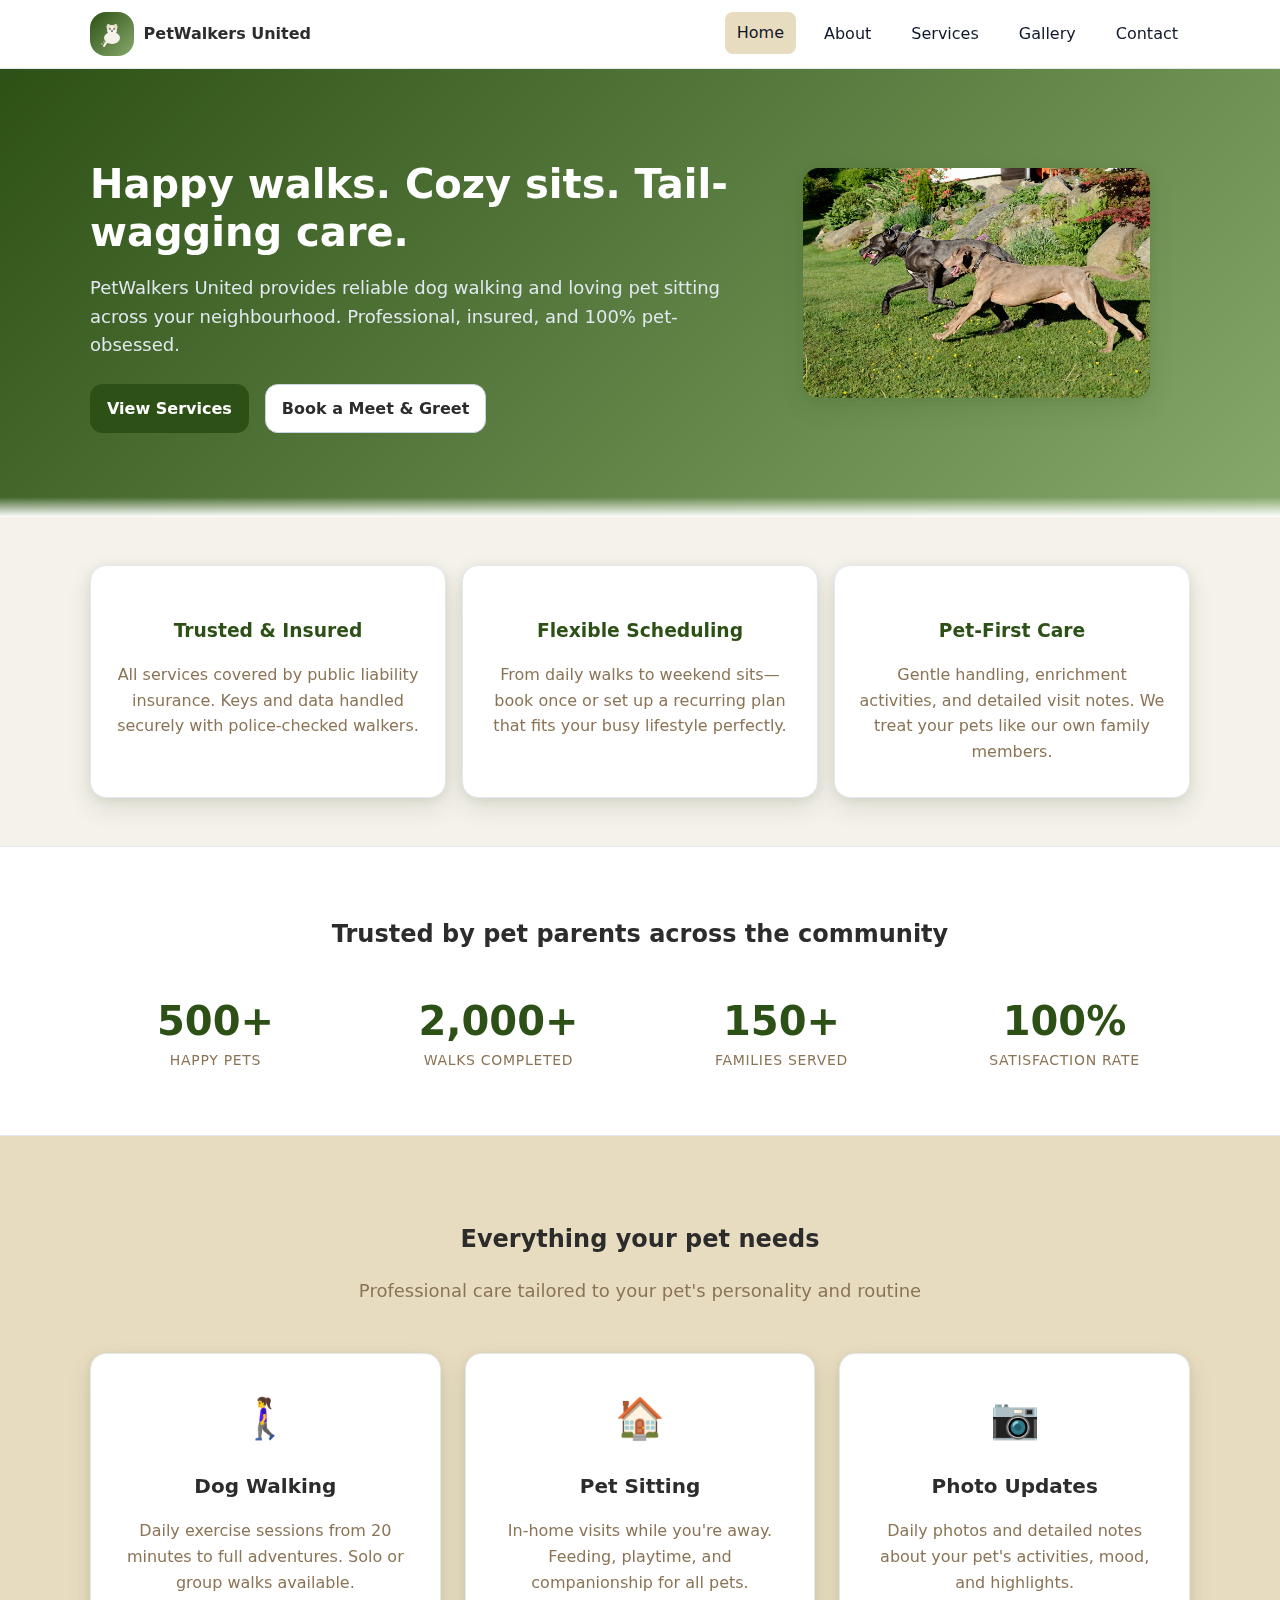
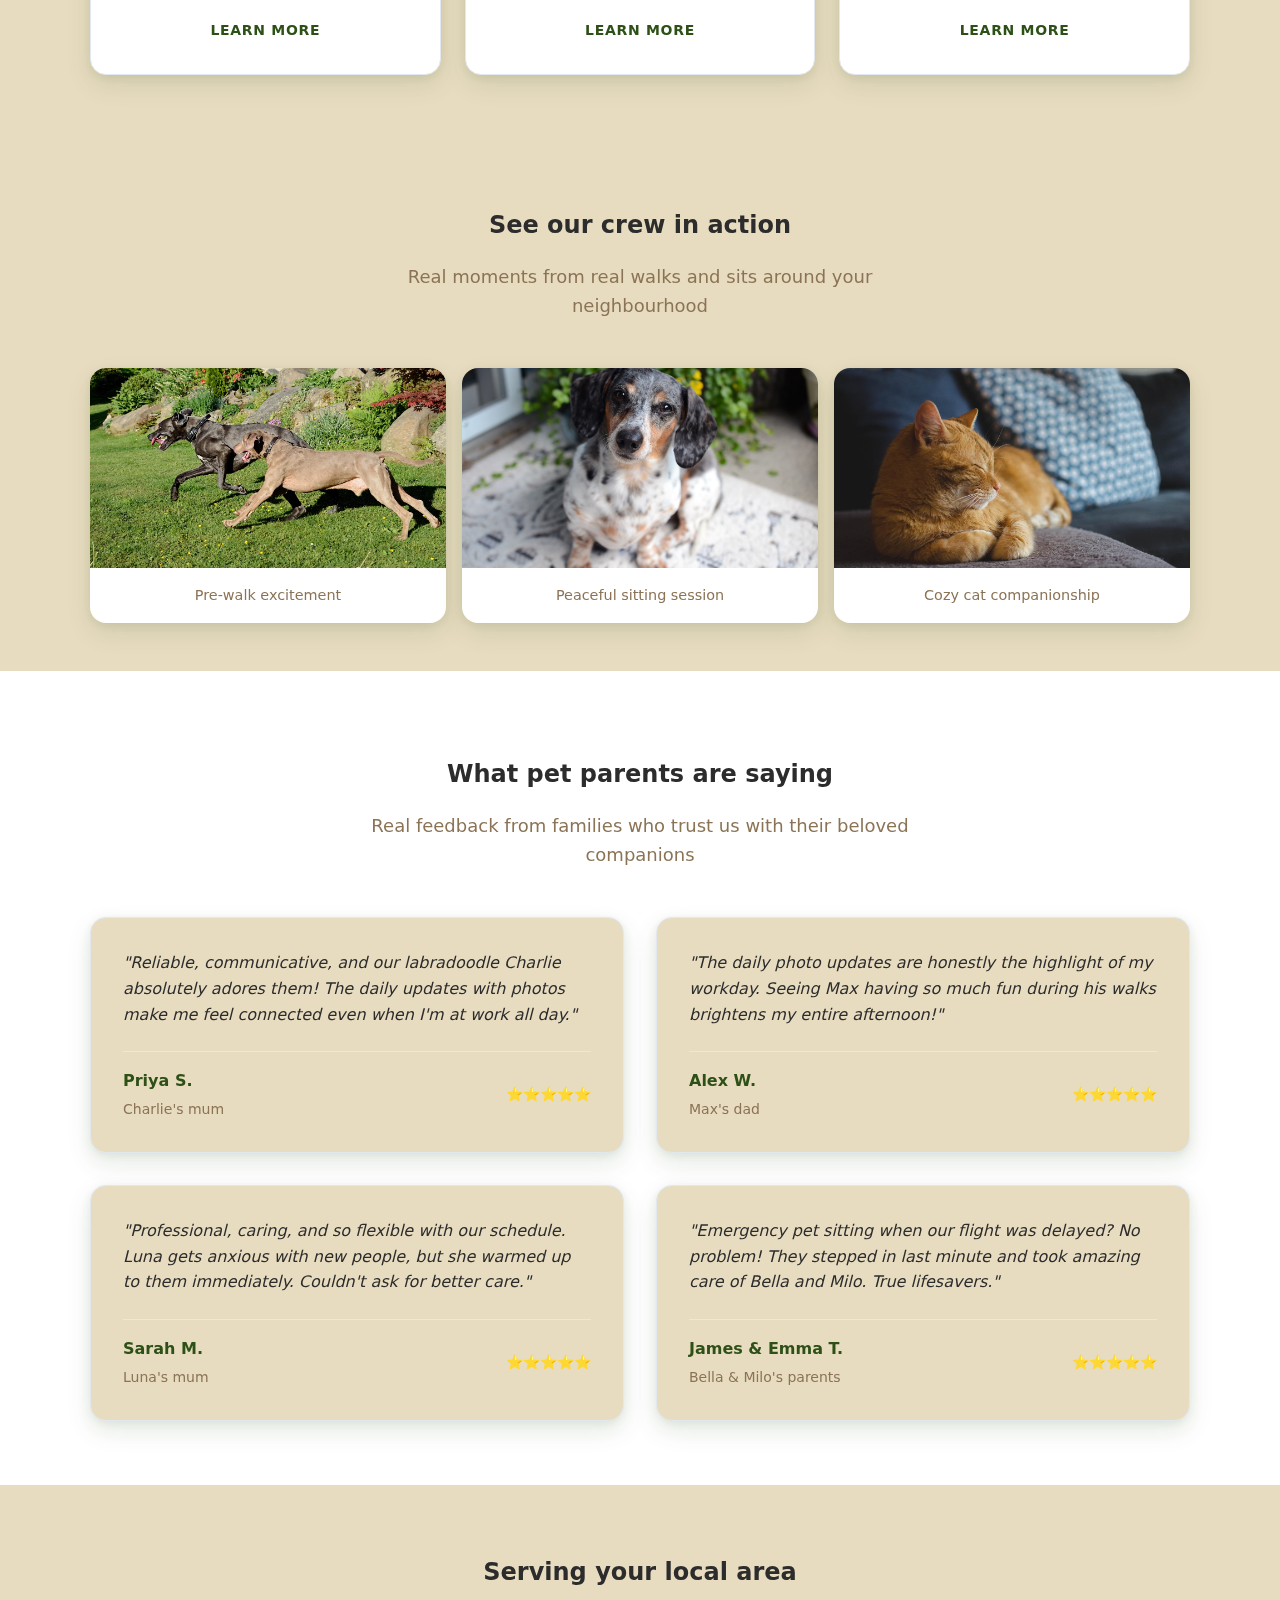
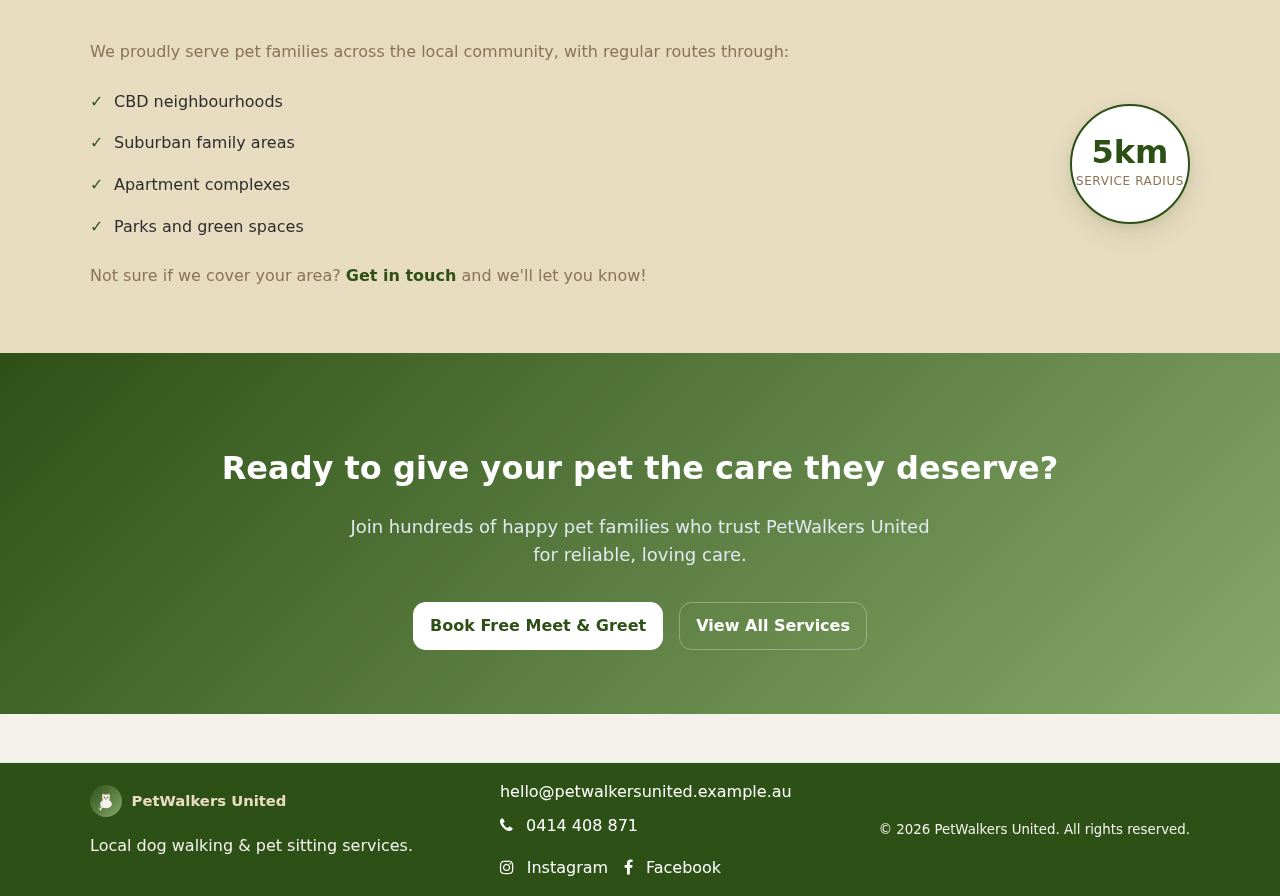
<file: index.html>
<html lang="en">
  <head>
    <meta charset="utf-8" />
    <meta name="viewport" content="width=device-width, initial-scale=1" />
    <title>PetWalkers United | Local Dog Walking & Pet Sitting</title>
    <meta
      name="description"
      content="PetWalkers United offers trusted local dog walking and pet sitting services. Reliable, friendly, and fully insured."
    />
    <link rel="icon" type="image/x-icon" href="img/logo.svg" />
    <link rel="preload" href="img/logo.svg" as="image" />
    <link rel="stylesheet" href="css/main.css" />
    <link rel="stylesheet" href="css/services.css" />
    <link rel="stylesheet" href="css/home.css" />
    <link
      rel="stylesheet"
      href="https://cdnjs.cloudflare.com/ajax/libs/font-awesome/4.7.0/css/font-awesome.min.css"
    />
  </head>
  <body>
    <a class="skip-link" href="#main">Skip to content</a>
    <header class="site-header" role="banner">
      <div class="container header-inner">
        <a class="brand" href="/" aria-label="PetWalkers United home">
          <img
            src="img/logo.svg"
            alt="PetWalkers United logo"
            width="44"
            height="44"
          />
          <span class="brand-text">PetWalkers United</strong></span>
        </a>
        <button
          class="nav-toggle"
          aria-controls="site-nav"
          aria-expanded="false"
          aria-label="Toggle navigation"
        >
          <span class="nav-toggle-bar" aria-hidden="true"></span>
        </button>
        <nav id="site-nav" class="site-nav" aria-label="Primary">
          <ul>
            <li><a href="index.html" aria-current="page">Home</a></li>
            <li><a href="about.html">About</a></li>
            <li><a href="services.html">Services</a></li>
            <li><a href="gallery.html">Gallery</a></li>
            <li><a href="contact.html">Contact</a></li>
          </ul>
        </nav>
      </div>
    </header>

    <main id="main" tabindex="-1">
      <section class="heading" aria-labelledby="heading-title">
        <div class="container heading-inner">
          <div class="heading-copy">
            <h1 id="heading-title">
              Happy walks. Cozy sits. Tail-wagging care.
            </h1>
            <p class="lead">
              PetWalkers United provides reliable dog walking and loving pet
              sitting across your neighbourhood. Professional, insured, and 100%
              pet-obsessed.
            </p>
            <div class="heading-cta">
              <a class="btn btn-primary" href="services.html">View Services</a>
              <a class="btn btn-outline" href="contact.html"
                >Book a Meet &amp; Greet</a
              >
            </div>
          </div>
          <figure class="heading-art" aria-label="Dog walker with happy pets">
            <img
              class="heading-img"
              src="img/gallery/dog-run.jpg"
              alt="Dog walker leading two happy dogs on a leafy street"
            />
            <figcaption class="visually-hidden">
              Real walks in your local area.
            </figcaption>
          </figure>
        </div>
        <div class="heading-wave" aria-hidden="true"></div>
      </section>

      <section class="features" aria-label="Why choose us">
        <div class="container grid-3">
          <article class="card">
            <h3>Trusted &amp; Insured</h3>
            <p>
              All services covered by public liability insurance. Keys and data
              handled securely with police-checked walkers.
            </p>
          </article>
          <article class="card">
            <h3>Flexible Scheduling</h3>
            <p>
              From daily walks to weekend sits—book once or set up a recurring
              plan that fits your busy lifestyle perfectly.
            </p>
          </article>
          <article class="card">
            <h3>Pet-First Care</h3>
            <p>
              Gentle handling, enrichment activities, and detailed visit notes.
              We treat your pets like our own family members.
            </p>
          </article>
        </div>
      </section>

      <section class="stats" aria-label="Our impact">
        <div class="container">
          <h2>Trusted by pet parents across the community</h2>
          <div class="stats-grid">
            <div class="stat-item">
              <span class="stat-number">500+</span>
              <span class="stat-label">Happy Pets</span>
            </div>
            <div class="stat-item">
              <span class="stat-number">2,000+</span>
              <span class="stat-label">Walks Completed</span>
            </div>
            <div class="stat-item">
              <span class="stat-number">150+</span>
              <span class="stat-label">Families Served</span>
            </div>
            <div class="stat-item">
              <span class="stat-number">100%</span>
              <span class="stat-label">Satisfaction Rate</span>
            </div>
          </div>
        </div>
      </section>

      <section class="services-preview" aria-label="Our services overview">
        <div class="container">
          <h2>Everything your pet needs</h2>
          <p class="section-intro">
            Professional care tailored to your pet's personality and routine
          </p>
          <div class="services-grid">
            <div class="service-preview">
              <div class="service-icon" aria-hidden="true">🚶‍♀️</div>
              <h3>Dog Walking</h3>
              <p>
                Daily exercise sessions from 20 minutes to full adventures. Solo
                or group walks available.
              </p>
              <a href="services.html#dog-walking" class="service-link"
                >Learn more</a
              >
            </div>
            <div class="service-preview">
              <div class="service-icon" aria-hidden="true">🏠</div>
              <h3>Pet Sitting</h3>
              <p>
                In-home visits while you're away. Feeding, playtime, and
                companionship for all pets.
              </p>
              <a href="services.html#pet-sitting" class="service-link"
                >Learn more</a
              >
            </div>
            <div class="service-preview">
              <div class="service-icon" aria-hidden="true">📷</div>
              <h3>Photo Updates</h3>
              <p>
                Daily photos and detailed notes about your pet's activities,
                mood, and highlights.
              </p>
              <a href="services.html#photo-updates" class="service-link"
                >Learn more</a
              >
            </div>
          </div>
        </div>
      </section>

      <section class="media-sampler" aria-label="Peek into our day">
        <div class="container">
          <h2>See our crew in action</h2>
          <p class="section-intro">
            Real moments from real walks and sits around your neighbourhood
          </p>
          <div class="media-grid">
            <figure>
              <img
                src="img/gallery/dog-run.jpg"
                alt="Smiling dog ready for a walk"
              />
              <figcaption>Pre-walk excitement</figcaption>
            </figure>
            <figure>
              <img
                src="img/gallery/dog-sitting.jpg"
                alt="Calm dog sitting on a rug"
              />
              <figcaption>Peaceful sitting session</figcaption>
            </figure>
            <figure>
              <img
                src="img/gallery/cat-napping.jpg"
                alt="Cozy cat napping during pet sit"
              />
              <figcaption>Cozy cat companionship</figcaption>
            </figure>
          </div>
        </div>
      </section>

      <section class="testimonials" aria-label="Client testimonials">
        <div class="container">
          <h2>What pet parents are saying</h2>
          <p class="section-intro">
            Real feedback from families who trust us with their beloved
            companions
          </p>
          <div class="testimonials-grid">
            <article class="testimonial-card">
              <div class="testimonial-content">
                <blockquote>
                  <p>
                    "Reliable, communicative, and our labradoodle Charlie
                    absolutely adores them! The daily updates with photos make
                    me feel connected even when I'm at work all day."
                  </p>
                </blockquote>
                <div class="testimonial-author">
                  <div class="author-info">
                    <cite class="author-name">Priya S.</cite>
                    <span class="author-pet">Charlie's mum</span>
                  </div>
                  <div class="rating" aria-label="5 star rating">
                    ⭐⭐⭐⭐⭐
                  </div>
                </div>
              </div>
            </article>

            <article class="testimonial-card">
              <div class="testimonial-content">
                <blockquote>
                  <p>
                    "The daily photo updates are honestly the highlight of my
                    workday. Seeing Max having so much fun during his walks
                    brightens my entire afternoon!"
                  </p>
                </blockquote>
                <div class="testimonial-author">
                  <div class="author-info">
                    <cite class="author-name">Alex W.</cite>
                    <span class="author-pet">Max's dad</span>
                  </div>
                  <div class="rating" aria-label="5 star rating">
                    ⭐⭐⭐⭐⭐
                  </div>
                </div>
              </div>
            </article>

            <article class="testimonial-card">
              <div class="testimonial-content">
                <blockquote>
                  <p>
                    "Professional, caring, and so flexible with our schedule.
                    Luna gets anxious with new people, but she warmed up to them
                    immediately. Couldn't ask for better care."
                  </p>
                </blockquote>
                <div class="testimonial-author">
                  <div class="author-info">
                    <cite class="author-name">Sarah M.</cite>
                    <span class="author-pet">Luna's mum</span>
                  </div>
                  <div class="rating" aria-label="5 star rating">
                    ⭐⭐⭐⭐⭐
                  </div>
                </div>
              </div>
            </article>

            <article class="testimonial-card">
              <div class="testimonial-content">
                <blockquote>
                  <p>
                    "Emergency pet sitting when our flight was delayed? No
                    problem! They stepped in last minute and took amazing care
                    of Bella and Milo. True lifesavers."
                  </p>
                </blockquote>
                <div class="testimonial-author">
                  <div class="author-info">
                    <cite class="author-name">James & Emma T.</cite>
                    <span class="author-pet">Bella & Milo's parents</span>
                  </div>
                  <div class="rating" aria-label="5 star rating">
                    ⭐⭐⭐⭐⭐
                  </div>
                </div>
              </div>
            </article>
          </div>
        </div>
      </section>

      <section class="coverage-area" aria-label="Service coverage">
        <div class="container">
          <h2>Serving your local area</h2>
          <div class="coverage-content">
            <div class="coverage-text">
              <p>
                We proudly serve pet families across the local community, with
                regular routes through:
              </p>
              <ul class="area-list">
                <li>CBD neighbourhoods</li>
                <li>Suburban family areas</li>
                <li>Apartment complexes</li>
                <li>Parks and green spaces</li>
              </ul>
              <p>
                Not sure if we cover your area?
                <a href="contact.html">Get in touch</a> and we'll let you know!
              </p>
            </div>
            <div class="coverage-visual">
              <div class="coverage-highlight">
                <span class="coverage-stat">5km</span>
                <span class="coverage-label">Service Radius</span>
              </div>
            </div>
          </div>
        </div>
      </section>

      <section class="cta-final" aria-label="Get started">
        <div class="container">
          <div class="cta-content">
            <h2>Ready to give your pet the care they deserve?</h2>
            <p>
              Join hundreds of happy pet families who trust PetWalkers United
              for reliable, loving care.
            </p>
            <div class="cta-buttons">
              <a class="btn btn-primary" href="contact.html"
                >Book Free Meet &amp; Greet</a
              >
              <a class="btn btn-outline" href="services.html"
                >View All Services</a
              >
            </div>
          </div>
        </div>
      </section>
    </main>

    <footer class="site-footer" role="contentinfo">
      <div class="container footer-inner">
        <div>
          <a class="brand small" href="/">
            <img src="img/logo.svg" alt="" width="32" height="32" />
            <span class="brand-text">PetWalkers United</span>
          </a>
          <p class="foot-tag">Local dog walking &amp; pet sitting services.</p>
        </div>
        <address class="foot-contact" aria-label="Contact details">
          <a href="mailto:hello@petwalkersunited.example.au"
            >hello@petwalkersunited.example.au</a
          >
          <a href="tel:+61414408871"
            ><i class="fa fa-phone"></i> 0414 408 871</a
          >
          <div class="social" role="group" aria-label="Social media">
            <a href="#" aria-label="Follow on Instagram"
              ><i class="fa fa-instagram"></i> Instagram</a
            >
            <a href="#" aria-label="Follow on Facebook"
              ><i class="fa fa-facebook"></i> Facebook</a
            >
          </div>
        </address>
        <small
          >&copy; <span id="year"></span> PetWalkers United. All rights
          reserved.</small
        >
      </div>
    </footer>

    <script src="js/main.js" defer></script>
  </body>
</html>
</file>
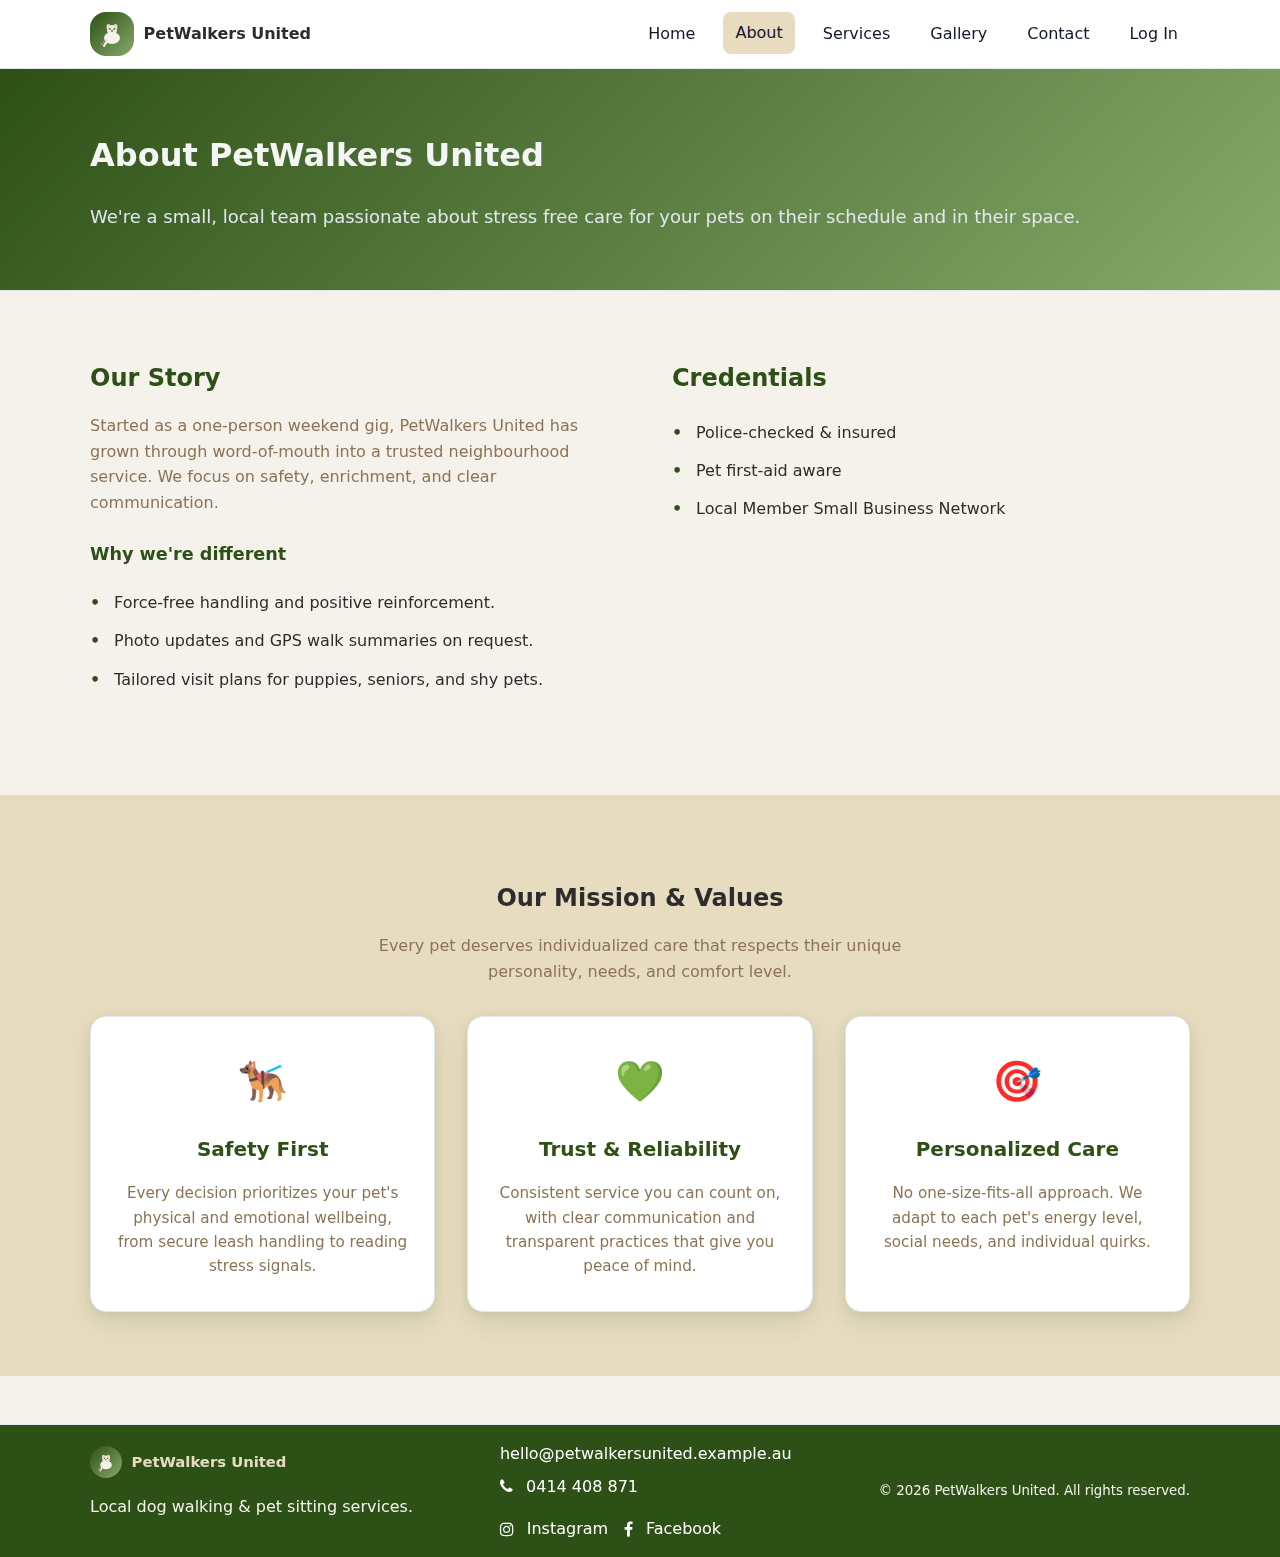
<file: about.html>
<html lang="en">
  <head>
    <meta charset="utf-8" />
    <meta name="viewport" content="width=device-width, initial-scale=1" />
    <title>About | PetWalkers United</title>
    <meta
      name="description"
      content="Meet the PetWalkers United team and our pet-care philosophy."
    />
    <link rel="icon" type="image/x-icon" href="img/logo.svg" />
    <link rel="stylesheet" href="css/main.css" />
    <link rel="stylesheet" href="css/about.css" />
    <link
      rel="stylesheet"
      href="https://cdnjs.cloudflare.com/ajax/libs/font-awesome/4.7.0/css/font-awesome.min.css"
    />
  </head>
  <body>
    <a class="skip-link" href="#main">Skip to content</a>
    <header class="site-header" role="banner">
      <div class="container header-inner">
        <a class="brand" href="/" aria-label="PetWalkers United home">
          <img src="img/logo.svg" alt="" width="44" height="44" />
          <span class="brand-text">PetWalkers United</strong></span>
        </a>
        <button
          class="nav-toggle"
          aria-controls="site-nav"
          aria-expanded="false"
          aria-label="Toggle navigation"
        >
          <span class="nav-toggle-bar" aria-hidden="true"></span>
        </button>
        <nav id="site-nav" class="site-nav" aria-label="Primary">
          <ul>
            <li><a href="index.html">Home</a></li>
            <li><a href="about.html" aria-current="page">About</a></li>
            <li><a href="services.php">Services</a></li>
            <li><a href="gallery.php">Gallery</a></li>
            <li><a href="contact.php">Contact</a></li>
            <li><a href="login.html" class="active">Log In</a></li>
          </ul>
        </nav>
      </div>
    </header>

    <main id="main">
      <section class="heading-content">
        <div class="container">
          <h1>About PetWalkers United</h1>
          <p class="lead">
            We're a small, local team passionate about stress free care for your
            pets on their schedule and in their space.
          </p>
        </div>
      </section>

      <section class="container grid-2 about-grid">
        <article>
          <h2>Our Story</h2>
          <p>
            Started as a one-person weekend gig, PetWalkers United has grown
            through word-of-mouth into a trusted neighbourhood service. We focus
            on safety, enrichment, and clear communication.
          </p>
          <h3>Why we're different</h3>
          <ul>
            <li>Force-free handling and positive reinforcement.</li>
            <li>Photo updates and GPS walk summaries on request.</li>
            <li>Tailored visit plans for puppies, seniors, and shy pets.</li>
          </ul>
        </article>
        <aside aria-labelledby="credentials-heading">
          <h2 id="credentials-heading">Credentials</h2>
          <ul class="checklist">
            <li>Police-checked &amp; insured</li>
            <li>Pet first-aid aware</li>
            <li>Local Member Small Business Network</li>
          </ul>
        </aside>
      </section>

      <section class="mission-values">
        <div class="container">
          <h2 style="text-align: center; margin-bottom: 1rem">
            Our Mission & Values
          </h2>
          <p
            style="
              text-align: center;
              color: var(--muted);
              margin-bottom: 2rem;
              max-width: 600px;
              margin-left: auto;
              margin-right: auto;
            "
          >
            Every pet deserves individualized care that respects their unique
            personality, needs, and comfort level.
          </p>
          <div class="values-grid">
            <div class="value-card">
              <span class="value-icon">🐕‍🦺</span>
              <h3>Safety First</h3>
              <p>
                Every decision prioritizes your pet's physical and emotional
                wellbeing, from secure leash handling to reading stress signals.
              </p>
            </div>
            <div class="value-card">
              <span class="value-icon">💚</span>
              <h3>Trust & Reliability</h3>
              <p>
                Consistent service you can count on, with clear communication
                and transparent practices that give you peace of mind.
              </p>
            </div>
            <div class="value-card">
              <span class="value-icon">🎯</span>
              <h3>Personalized Care</h3>
              <p>
                No one-size-fits-all approach. We adapt to each pet's energy
                level, social needs, and individual quirks.
              </p>
            </div>
          </div>
        </div>
      </section>
    </main>

    <footer class="site-footer" role="contentinfo">
      <div class="container footer-inner">
        <div>
          <a class="brand small" href="/">
            <img src="img/logo.svg" alt="" width="32" height="32" />
            <span class="brand-text">PetWalkers United</span>
          </a>
          <p class="foot-tag">Local dog walking &amp; pet sitting services.</p>
        </div>
        <address class="foot-contact" aria-label="Contact details">
          <a href="mailto:hello@petwalkersunited.example.au"
            >hello@petwalkersunited.example.au</a
          >
          <a href="tel:+61414408871"
            ><i class="fa fa-phone"></i> 0414 408 871</a
          >
          <div class="social" role="group" aria-label="Social media">
            <a href="#" aria-label="Follow on Instagram"
              ><i class="fa fa-instagram"></i> Instagram</a
            >
            <a href="#" aria-label="Follow on Facebook"
              ><i class="fa fa-facebook"></i> Facebook</a
            >
          </div>
        </address>
        <small
          >&copy; <span id="year"></span> PetWalkers United. All rights
          reserved.</small
        >
      </div>
    </footer>

    <script src="js/main.js" defer></script>
  </body>
</html>
</file>
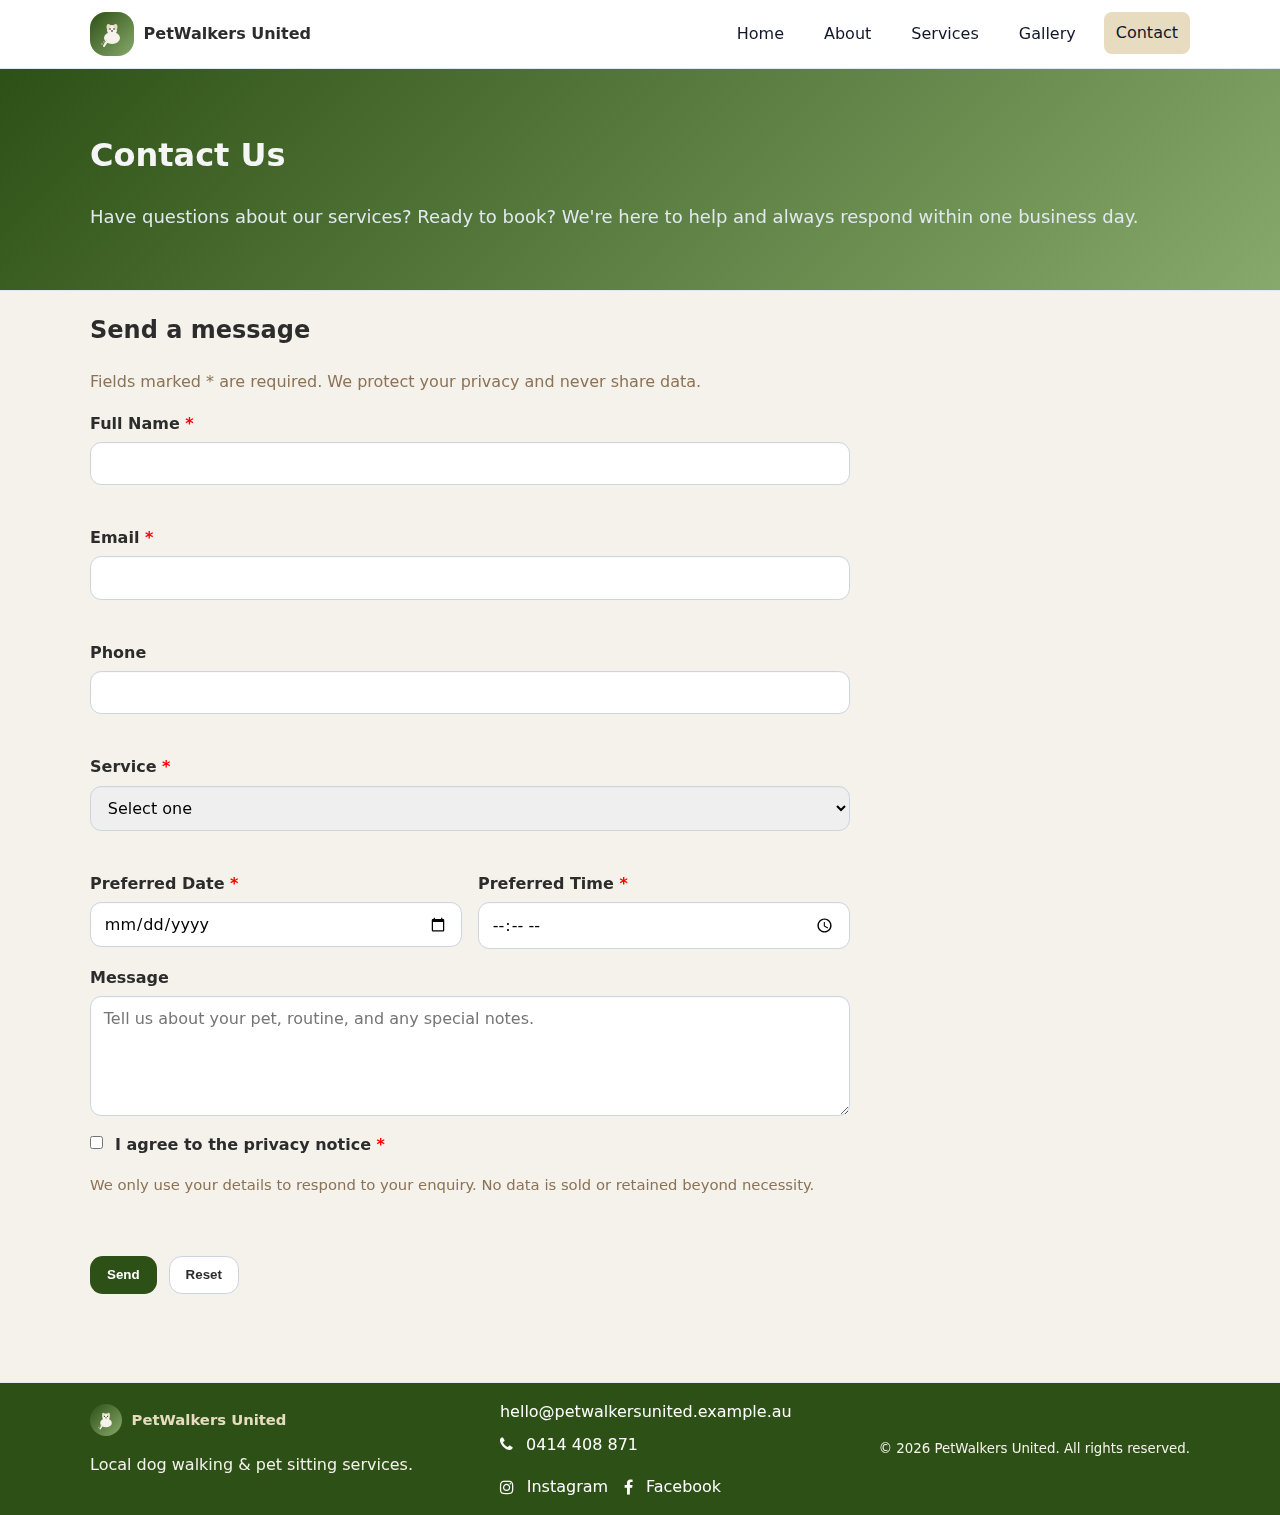
<file: contact.html>
<html lang="en">
  <head>
    <meta charset="utf-8" />
    <meta name="viewport" content="width=device-width, initial-scale=1" />
    <title>Contact | PetWalkers United</title>
    <meta
      name="description"
      content="Contact PetWalkers United. Book dog walks, pet sitting, or a meet &amp; greet."
    />
    <link rel="icon" type="image/x-icon" href="img/logo.svg">
    <link rel="stylesheet" href="css/main.css" />
    <link rel="stylesheet" href="css/contact.css" />
    <link rel="stylesheet" href="https://cdnjs.cloudflare.com/ajax/libs/font-awesome/4.7.0/css/font-awesome.min.css">
  </head>
  <body>
    <a class="skip-link" href="#main">Skip to content</a>
    <header class="site-header" role="banner">
      <div class="container header-inner">
        <a class="brand" href="/" aria-label="PetWalkers United home">
          <img src="img/logo.svg" alt="" width="44" height="44" />
          <span class="brand-text">PetWalkers United</strong></span>
        </a>
        <button
          class="nav-toggle"
          aria-controls="site-nav"
          aria-expanded="false"
          aria-label="Toggle navigation"
        >
          <span class="nav-toggle-bar" aria-hidden="true"></span>
        </button>
        <nav id="site-nav" class="site-nav" aria-label="Primary">
          <ul>
            <li><a href="index.html">Home</a></li>
            <li><a href="about.html">About</a></li>
            <li><a href="services.php">Services</a></li>
            <li><a href="gallery.html">Gallery</a></li>
            <li><a href="contact.html" aria-current="page">Contact</a></li>
          </ul>
        </nav>
      </div>
    </header>

    <main id="main">
      <section class="heading-content">
        <div class="container">
          <h1>Contact Us</h1>
          <p class="lead">
            Have questions about our services? Ready to book? We're here to help and always respond within one business day.
          </p>
        </div>
      </section>

      <section class="container" aria-labelledby="contact-heading">
        <h2 id="contact-heading">Send a message</h2>
        <form
          id="contact-form"
          class="form"
          novalidate
          aria-describedby="form-help"
        >
          <p id="form-help" class="muted">
            Fields marked * are required. We protect your privacy and never
            share data.
          </p>
          <div class="field">
            <label for="name">Full Name <span class="required">*</span></label>
            <input
              id="name"
              name="name"
              type="text"
              required
              minlength="2"
              autocomplete="name"
            />
            <span
              class="error"
              id="err-name"
              role="alert"
              aria-live="polite"
            ></span>
          </div>
          <div class="field">
            <label for="email">Email <span class="required">*</span></label>
            <input
              id="email"
              name="email"
              type="email"
              required
              autocomplete="email"
            />
            <span
              class="error"
              id="err-email"
              role="alert"
              aria-live="polite"
            ></span>
          </div>
          <div class="field">
            <label for="phone">Phone</label>
            <input
              id="phone"
              name="phone"
              type="tel"
              pattern="^[0-9 +()-]{8,}$"
              inputmode="tel"
              autocomplete="tel"
            />
            <span
              class="error"
              id="err-phone"
              role="alert"
              aria-live="polite"
            ></span>
          </div>
          <div class="field">
            <label for="service">Service <span class="required">*</span></label>
            <select id="service" name="service" required>
              <option value="" disabled selected>Select one</option>
              <option>Quick Stretch</option>
              <option>Standard Walk</option>
              <option>Drop-in Sit</option>
            </select>
            <span
              class="error"
              id="err-service"
              role="alert"
              aria-live="polite"
            ></span>
          </div>
          <div class="field inline">
            <div>
              <label for="date">Preferred Date <span class="required">*</span></label>
              <input id="date" name="date" type="date" required />
            </div>
            <div>
              <label for="time">Preferred Time <span class="required">*</span></label>
              <input id="time" name="time" type="time" required />
            </div>
          </div>
          <div class="field">
            <label for="message">Message</label>
            <textarea
              id="message"
              name="message"
              rows="5"
              maxlength="800"
              placeholder="Tell us about your pet, routine, and any special notes."
            ></textarea>
          </div>
          <div class="field checkbox">
            <input
              id="consent"
              name="consent"
              type="checkbox"
              required
              aria-describedby="consent-desc"
            />
            <label for="consent">I agree to the privacy notice <span class="required">*</span></label>
          </div>
          <p id="consent-desc" class="muted small">
            We only use your details to respond to your enquiry. No data is
            sold or retained beyond necessity.
          </p>
          <span
            class="error"
            id="err-consent"
            role="alert"
            aria-live="polite"
          ></span>
          <div class="actions">
            <button class="btn btn-primary" type="submit">Send</button>
            <button class="btn btn-outline" type="reset">Reset</button>
          </div>
          <p
            id="form-status"
            class="status"
            role="status"
            aria-live="polite"
          ></p>
        </form>
      </section>
    </main>

    <footer class="site-footer" role="contentinfo">
      <div class="container footer-inner">
        <div>
          <a class="brand small" href="/">
            <img src="img/logo.svg" alt="" width="32" height="32" />
            <span class="brand-text">PetWalkers United</span>
          </a>
          <p class="foot-tag">Local dog walking &amp; pet sitting services.</p>
        </div>
        <address class="foot-contact" aria-label="Contact details">
          <a href="mailto:hello@petwalkersunited.example.au"
            >hello@petwalkersunited.example.au</a
          >
          <a href="tel:+61414408871"
            ><i class="fa fa-phone"></i> 0414 408 871</a
          >
          <div class="social" role="group" aria-label="Social media">
            <a href="#" aria-label="Follow on Instagram"
              ><i class="fa fa-instagram"></i> Instagram</a
            >
            <a href="#" aria-label="Follow on Facebook"
              ><i class="fa fa-facebook"></i> Facebook</a
            >
          </div>
        </address>
        <small
          >&copy; <span id="year"></span> PetWalkers United. All rights
          reserved.</small
        >
      </div>
    </footer>

    <script src="js/main.js" defer></script>
    <script src="js/form.js" defer></script>
  </body>
</html>
</file>
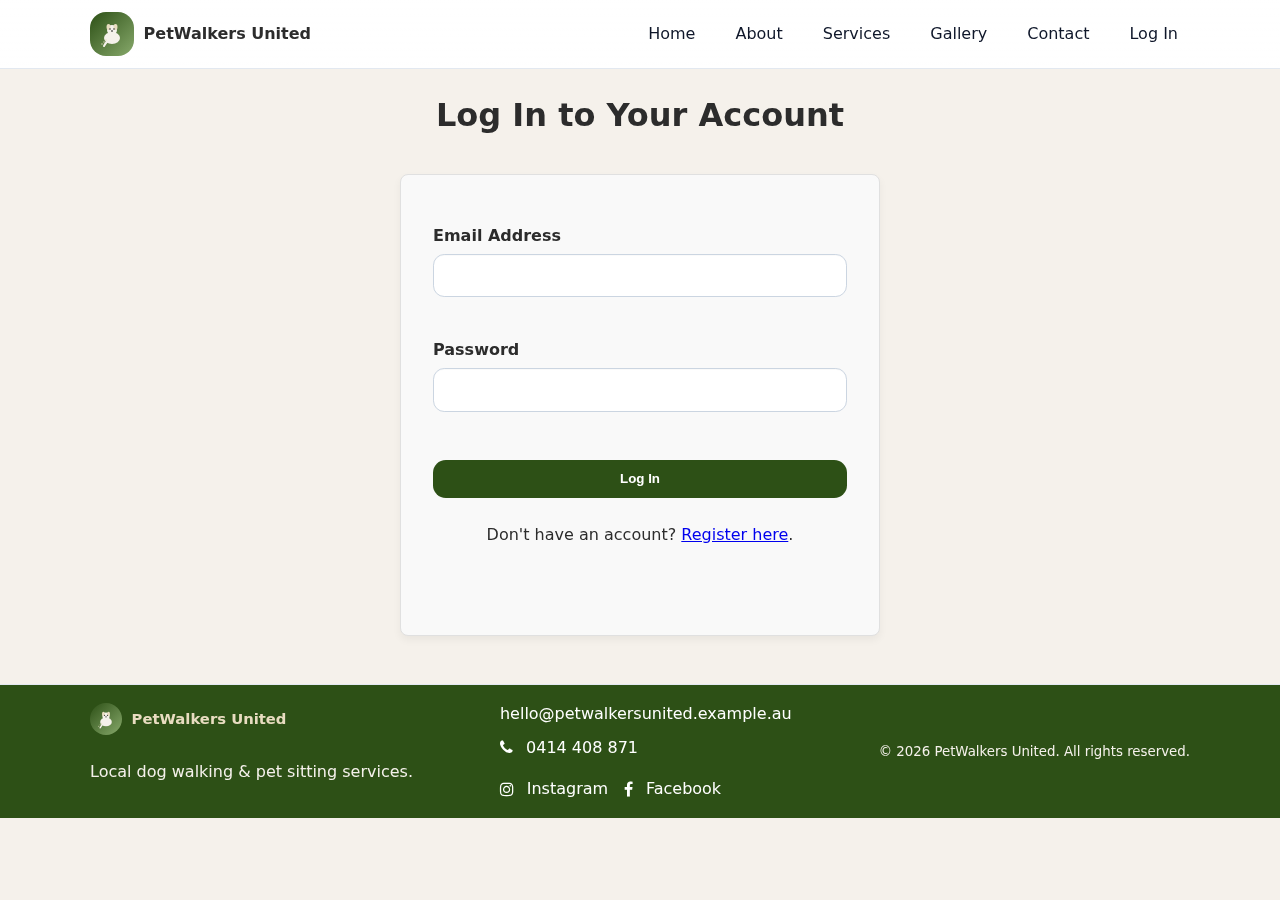
<file: login.html>
<!DOCTYPE html>
<html lang="en">
  <head>
    <meta charset="utf-8" />
    <meta name="viewport" content="width=device-width, initial-scale=1" />
    <title>Log In | PetWalkers United</title>
    <meta name="description" content="Log in to your PetWalkers United account." />
    <link rel="icon" type="image/x-icon" href="img/logo.svg" />
    <link rel="stylesheet" href="css/main.css" />
    <link rel="stylesheet" href="css/auth.css" />
    <link rel="stylesheet" href="https://cdnjs.cloudflare.com/ajax/libs/font-awesome/4.7.0/css/font-awesome.min.css" />
  </head>
  <body>
    <a class="skip-link" href="#main">Skip to content</a>
    <header class="site-header" role="banner">
      <div class="container header-inner">
        <a class="brand" href="/" aria-label="PetWalkers United home">
          <img src="img/logo.svg" alt="" width="44" height="44" />
          <span class="brand-text">PetWalkers United</span>
        </a>
        <button class="nav-toggle" aria-controls="site-nav" aria-expanded="false" aria-label="Toggle navigation">
          <i class="fa fa-bars"></i>
        </button>
        <nav class="site-nav" id="site-nav">
          <ul>
            <li><a href="index.html">Home</a></li>
            <li><a href="about.html">About</a></li>
            <li><a href="services.php">Services</a></li>
            <li><a href="gallery.php">Gallery</a></li>
            <li><a href="contact.php">Contact</a></li>
            <li><a href="login.html" class="active">Log In</a></li>
          </ul>
        </nav>
      </div>
    </header>

    <main id="main">
      <section class="section">
        <div class="container">
          <h1 class="text-center">Log In to Your Account</h1>
          <form id="login-form" class="auth-form" method="POST" action="backend/modules/auth/login.php">
            <div class="field">
              <label for="email">Email Address</label>
              <input type="email" id="email" name="email" required aria-describedby="email-error" />
              <span id="email-error" class="error"></span>
            </div>
            <div class="field">
              <label for="password">Password</label>
              <input type="password" id="password" name="password" required aria-describedby="password-error" />
              <span id="password-error" class="error"></span>
            </div>
            <div class="actions">
              <button type="submit" class="btn btn-primary">Log In</button>
            </div>
            <p class="text-center">
              Don't have an account? <a href="register.html">Register here</a>.
            </p>
            <div id="status-message" class="status" role="status" aria-live="polite"></div>
          </form>
        </div>
      </section>
    </main>

    <footer class="site-footer" role="contentinfo">
      <div class="container footer-inner">
        <div>
          <a class="brand small" href="/">
            <img src="img/logo.svg" alt="" width="32" height="32" />
            <span class="brand-text">PetWalkers United</span>
          </a>
          <p class="foot-tag">Local dog walking &amp; pet sitting services.</p>
        </div>
        <address class="foot-contact" aria-label="Contact details">
          <a href="mailto:hello@petwalkersunited.example.au">hello@petwalkersunited.example.au</a>
          <a href="tel:+61414408871"><i class="fa fa-phone"></i> 0414 408 871</a>
          <div class="social" role="group" aria-label="Social media">
            <a href="#" aria-label="Follow on Instagram"><i class="fa fa-instagram"></i> Instagram</a>
            <a href="#" aria-label="Follow on Facebook"><i class="fa fa-facebook"></i> Facebook</a>
          </div>
        </address>
        <small>&copy; <span id="year"></span> PetWalkers United. All rights reserved.</small>
      </div>
    </footer>
    <script src="js/main.js"></script>
    <script src="js/auth.js"></script>
  </body>
</html>
</file>
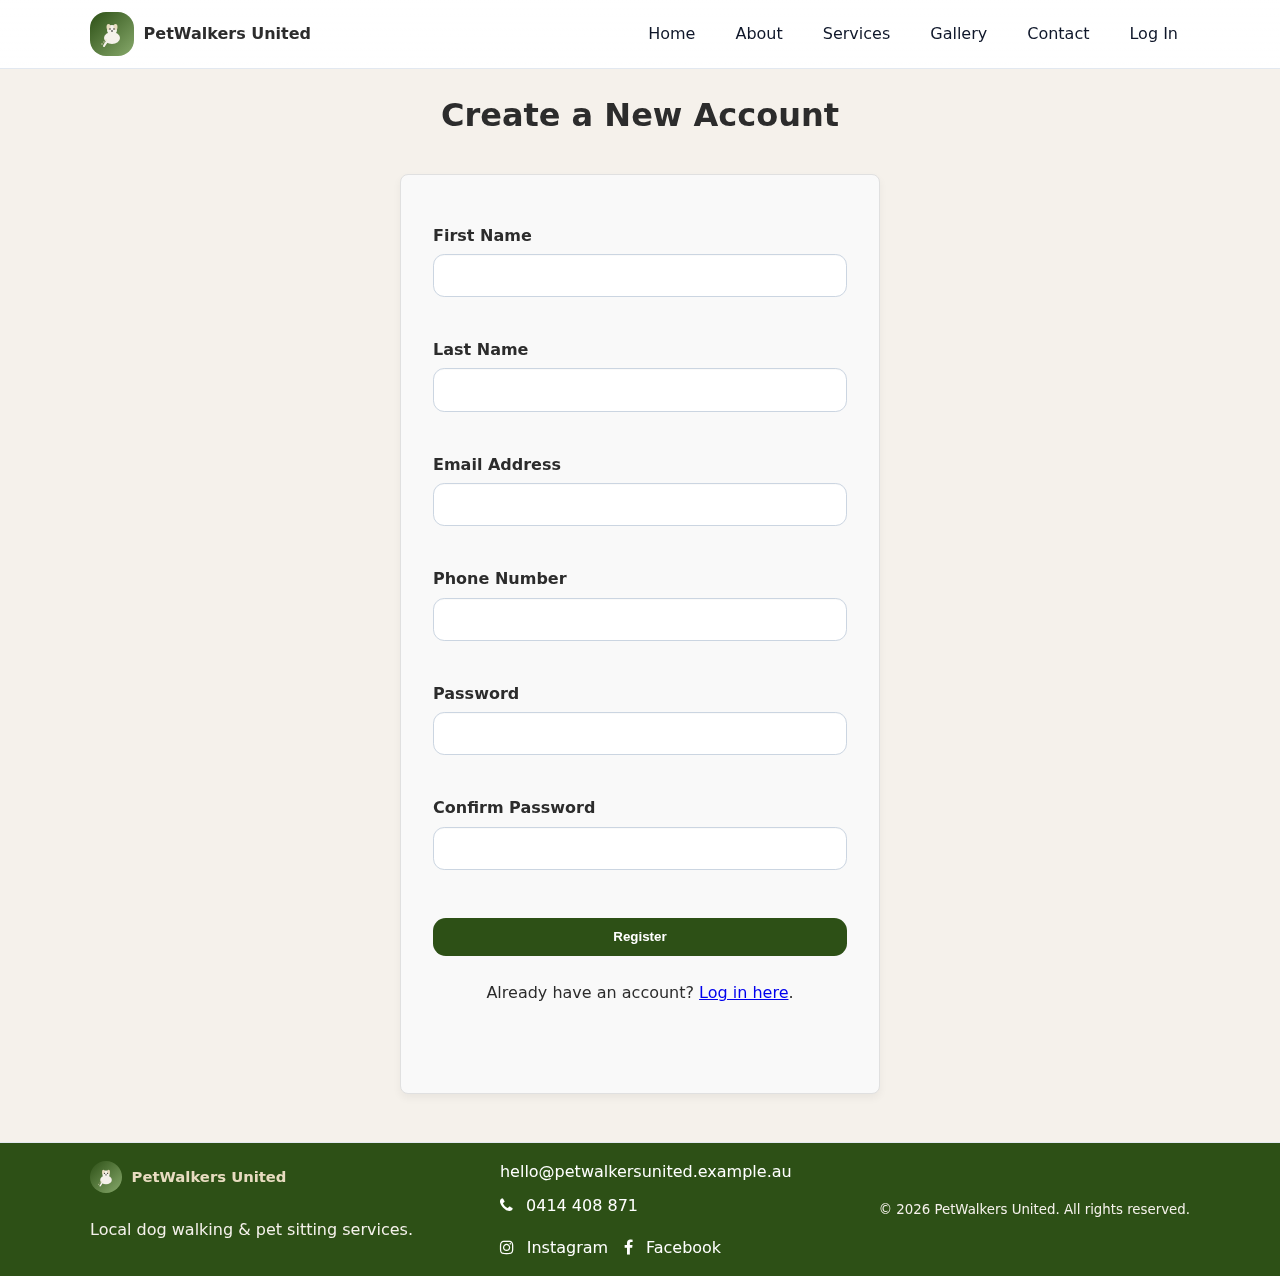
<file: register.html>
<!DOCTYPE html>
<html lang="en">
  <head>
    <meta charset="utf-8" />
    <meta name="viewport" content="width=device-width, initial-scale=1" />
    <title>Register | PetWalkers United</title>
    <meta
      name="description"
      content="Create a new account with PetWalkers United."
    />
    <link rel="icon" type="image/x-icon" href="img/logo.svg" />
    <link rel="stylesheet" href="css/main.css" />
    <link rel="stylesheet" href="css/auth.css" />
    <link
      rel="stylesheet"
      href="https://cdnjs.cloudflare.com/ajax/libs/font-awesome/4.7.0/css/font-awesome.min.css"
    />
  </head>
  <body>
    <a class="skip-link" href="#main">Skip to content</a>
    <header class="site-header" role="banner">
      <div class="container header-inner">
        <a class="brand" href="/" aria-label="PetWalkers United home">
          <img src="img/logo.svg" alt="" width="44" height="44" />
          <span class="brand-text">PetWalkers United</span>
        </a>
        <button
          class="nav-toggle"
          aria-controls="site-nav"
          aria-expanded="false"
          aria-label="Toggle navigation"
        >
          <i class="fa fa-bars"></i>
        </button>
        <nav class="site-nav" id="site-nav">
          <ul>
            <li><a href="index.html">Home</a></li>
            <li><a href="about.html">About</a></li>
            <li><a href="services.html">Services</a></li>
            <li><a href="gallery.html">Gallery</a></li>
            <li><a href="contact.html">Contact</a></li>
            <li><a href="login.html" class="active">Log In</a></li>
          </ul>
        </nav>
      </div>
    </header>

    <main id="main">
      <section class="section">
        <div class="container">
          <h1 class="text-center">Create a New Account</h1>
          <form
            id="registration-form"
            class="auth-form"
            method="POST"
            action="/register"
          >
            <div class="field">
              <label for="first-name">First Name</label>
              <input
                type="text"
                id="first-name"
                name="firstName"
                required
                aria-describedby="first-name-error"
              />
              <span id="first-name-error" class="error"></span>
            </div>
            <div class="field">
              <label for="last-name">Last Name</label>
              <input
                type="text"
                id="last-name"
                name="lastName"
                required
                aria-describedby="last-name-error"
              />
              <span id="last-name-error" class="error"></span>
            </div>
            <div class="field">
              <label for="email">Email Address</label>
              <input
                type="email"
                id="email"
                name="email"
                required
                aria-describedby="email-error"
              />
              <span id="email-error" class="error"></span>
            </div>
            <div class="field">
              <label for="phone">Phone Number</label>
              <input
                type="tel"
                id="phone"
                name="phone"
                required
                aria-describedby="phone-error"
              />
              <span id="phone-error" class="error"></span>
            </div>
            <div class="field">
              <label for="password">Password</label>
              <input
                type="password"
                id="password"
                name="password"
                required
                aria-describedby="password-error"
              />
              <span id="password-error" class="error"></span>
            </div>
            <div class="field">
              <label for="confirm-password">Confirm Password</label>
              <input
                type="password"
                id="confirm-password"
                name="confirm-password"
                required
                aria-describedby="confirm-password-error"
              />
              <span id="confirm-password-error" class="error"></span>
            </div>
            <div class="actions">
              <button type="submit" class="btn btn-primary">Register</button>
            </div>
            <p class="text-center">
              Already have an account? <a href="login.html">Log in here</a>.
            </p>
            <div
              id="status-message"
              class="status"
              role="status"
              aria-live="polite"
            ></div>
          </form>
        </div>
      </section>
    </main>

    <footer class="site-footer" role="contentinfo">
      <div class="container footer-inner">
        <div>
          <a class="brand small" href="/">
            <img src="img/logo.svg" alt="" width="32" height="32" />
            <span class="brand-text">PetWalkers United</span>
          </a>
          <p class="foot-tag">Local dog walking &amp; pet sitting services.</p>
        </div>
        <address class="foot-contact" aria-label="Contact details">
          <a href="mailto:hello@petwalkersunited.example.au"
            >hello@petwalkersunited.example.au</a
          >
          <a href="tel:+61414408871"
            ><i class="fa fa-phone"></i> 0414 408 871</a
          >
          <div class="social" role="group" aria-label="Social media">
            <a href="#" aria-label="Follow on Instagram"
              ><i class="fa fa-instagram"></i> Instagram</a
            >
            <a href="#" aria-label="Follow on Facebook"
              ><i class="fa fa-facebook"></i> Facebook</a
            >
          </div>
        </address>
        <small
          >&copy; <span id="year"></span> PetWalkers United. All rights
          reserved.</small
        >
      </div>
    </footer>
    <script src="js/main.js"></script>
    <script src="js/auth.js"></script>
  </body>
</html>
</file>
<file: css/main.css>
:root {
  --bg: #F5F1EB;
  --ink: #2C2C2C;
  --muted: #8B7355;
  --brand: #2D5016;
  --brand-2: #87A96B;
  --surface: #E8DCC0;
  --ok: #2D5016;
  --warn: #B85450;
  --radius: 1rem;
  --shadow: 0 10px 25px rgba(45, 80, 22, 0.12), 0 2px 8px rgba(45, 80, 22, 0.08);
}

* {
  box-sizing: border-box;
}

html {
  scroll-behavior: smooth;
}

body {
  margin: 0;
  font: 16px/1.6 system-ui, -apple-system, Segoe UI, Roboto, Ubuntu;
  color: var(--ink);
  background: var(--bg);
}

img,
video {
  max-width: 100%;
  display: block;
  border-radius: var(--radius);
}

/* Accessibility Helpers */
.visually-hidden {
  position: absolute !important;
  clip: rect(0 0 0 0) !important;
  clip-path: inset(50%) !important;
  width: 1px !important;
  height: 1px !important;
  overflow: hidden !important;
  white-space: nowrap !important;
}

.skip-link {
  position: absolute;
  left: -999px;
  top: auto;
  width: 1px;
  height: 1px;
  overflow: hidden;
}

.skip-link:focus {
  left: 1rem;
  top: 1rem;
  width: auto;
  height: auto;
  background: #fff;
  padding: 0.5rem 0.75rem;
  border-radius: 0.5rem;
  box-shadow: var(--shadow);
}

/* Layout Components */
.container {
  width: min(1100px, 90%);
  margin-inline: auto;
}

/* Grid Systems */
.grid-3 {
  display: grid;
  grid-template-columns: repeat(3, 1fr);
  gap: 1rem;
}

.grid-2 {
  display: grid;
  grid-template-columns: repeat(2, 1fr);
  gap: 2rem;
}

/* Header */
.site-header {
  position: sticky;
  top: 0;
  background: linear-gradient(180deg, #fff, rgba(255, 255, 255, 0.96));
  backdrop-filter: saturate(1.3) blur(4px);
  border-bottom: 1px solid #e2e8f0;
  z-index: 10;
}

.header-inner {
  display: flex;
  align-items: center;
  justify-content: space-between;
  padding: 0.75rem 0;
}

.brand {
  display: inline-flex;
  gap: 0.6rem;
  align-items: center;
  text-decoration: none;
  color: var(--ink);
}

.brand-text {
  font-weight: 700;
}

/* Navigation */
.nav-toggle {
  display: none;
  border: 0;
  background: transparent;
  padding: 0.5rem;
  border-radius: 0.75rem;
}

.nav-toggle:focus {
  outline: 2px dashed var(--brand);
  outline-offset: 2px;
}

.nav-toggle-bar {
  width: 26px;
  height: 2px;
  background: var(--ink);
  display: block;
  position: relative;
}

.nav-toggle-bar::before,
.nav-toggle-bar::after {
  content: "";
  position: absolute;
  left: 0;
  width: 26px;
  height: 2px;
  background: var(--ink);
  transform-origin: left center;
  transition: 0.2s;
}

.nav-toggle-bar::before {
  top: -7px;
}

.nav-toggle-bar::after {
  top: 7px;
}

.site-nav ul {
  list-style: none;
  display: flex;
  gap: 1rem;
  margin: 0;
  padding: 0;
}

.site-nav a {
  display: inline-block;
  padding: 0.5rem 0.75rem;
  text-decoration: none;
  color: #0F172A;
  border-radius: 0.5rem;
  transition: transform 0.15s ease, background 0.2s;
}

.site-nav a[aria-current="page"],
.site-nav a:hover {
  background: var(--surface);
  transform: translateY(-1px);
}

.site-nav a:focus {
  outline: 3px solid rgba(37, 99, 235, 0.35);
}

/* Footer */
.site-footer {
  border-top: 1px solid #e2e8f0;
  margin-top: 3rem;
  background-color: var(--brand); 
  color: #F5F1EB; 
}

.site-footer a {
  color: #E8DCC0; 
}

.site-footer a:hover {
  color: var(--brand-2);
}

.footer-inner {
  display: flex;
  align-items: center;
  justify-content: space-between;
  padding: 1rem 0;
  gap: 1rem;
  flex-wrap: wrap;
}

.foot-contact {
  font-style: normal; 
  display: flex;
  flex-direction: column;
  gap: 0.5rem;
}

.foot-contact a {
  color: white;
  text-decoration: none; 
  transition: color 0.2s ease;
}

.foot-contact a:hover {
  color: var(--brand-2);
  text-decoration: none;
}

.foot-contact a:focus {
  color: var(--brand-2);
  outline: 2px solid var(--brand-2);
  outline-offset: 2px;
}

.foot-contact a i {
  margin-right: 0.5rem;
  color: white;
}

.foot-contact a:hover i {
  color: var(--brand-2);
}

.social {
  display: flex;
  gap: 1rem;
  margin-top: 0.5rem;
}

.social a {
  display: inline-flex;
  align-items: center;
  gap: 0.3rem;
}

/* Common Card Components */
.card {
  background: #fff;
  border: 1px solid #e2e8f0;
  border-radius: var(--radius);
  padding: 1rem;
  box-shadow: var(--shadow);
}

.card-grid {
  padding: 2rem 0;
}

/* Common Button Styles */
.btn {
  --ring: rgba(37, 99, 235, 0.35);
  display: inline-block;
  border: 1px solid transparent;
  padding: 0.65rem 1rem;
  border-radius: 0.8rem;
  text-decoration: none;
  font-weight: 700;
  transition: transform 0.15s ease, box-shadow 0.2s;
}

.btn:focus {
  outline: 3px solid var(--ring);
}

.btn:hover {
  transform: translateY(-1px);
  box-shadow: var(--shadow);
}

.btn-primary {
  background: var(--brand);
  color: #fff;
}

.btn-outline {
  background: #fff;
  border-color: #cbd5e1;
  color: var(--ink);
}

/* Common Page Header */
.heading-content {
  background: linear-gradient(135deg, var(--brand), var(--brand-2));
  padding: 2.5rem 0;
  border-bottom: 1px solid #e2e8f0;
  color: whitesmoke;
}

.lead {
  color: #e2e8f0;
  font-size: 1.125rem;
}

/* Utility Classes */
.muted {
  color: var(--muted);
}

.small {
  font-size: 0.925rem;
}

.required {
  color: red;
}

/* Section Intro */
.section-intro {
  text-align: center;
  color: var(--muted);
  font-size: 1.125rem;
  margin-bottom: 3rem;
  max-width: 600px;
  margin-left: auto;
  margin-right: auto;
}

/* Responsive Base */
@media (max-width: 900px) {
  .grid-3 {
    grid-template-columns: 1fr 1fr;
  }
}

@media (max-width: 640px) {
  .grid-3,
  .grid-2 {
    grid-template-columns: 1fr;
  }

  .nav-toggle {
    display: block;
  }

  .site-nav {
    position: absolute;
    inset-inline: 0;
    top: 64px;
    background: #fff;
    border-bottom: 1px solid #e2e8f0;
    transform: translateY(-130%);
    transition: transform 0.2s ease;
  }

  .site-nav.open {
    transform: translateY(0);
  }

  .site-nav ul {
    flex-direction: column;
    padding: 1rem;
  }
}
</file>
<file: css/services.css>
/* Service Cards */
.card.service {
    text-align: center;
    padding: 2rem 1.5rem;
    transition: transform 0.2s ease, box-shadow 0.2s;
  }
  
  .card.service:hover {
    transform: translateY(-2px);
    box-shadow: 0 15px 35px rgba(45, 80, 22, 0.15);
  }
  
  .card.service h2 {
    color: var(--brand);
    margin-bottom: 0.5rem;
    font-size: 1.5rem;
  }
  
  .card.service .muted {
    font-size: 0.9rem;
    margin-bottom: 1.5rem;
  }
  
  .card.service ul {
    list-style: none;
    padding: 0;
    margin: 1.5rem 0;
    text-align: left;
  }
  
  .card.service ul li {
    padding: 0.4rem 0;
    padding-left: 1.5rem;
    position: relative;
    color: var(--ink);
    font-size: 0.95rem;
  }
  
  .card.service ul li::before {
    content: "✓";
    position: absolute;
    left: 0;
    color: var(--ok);
    font-weight: bold;
  }
  
  .card.service .price {
    font-size: 1.8rem;
    font-weight: 800;
    color: var(--brand);
    margin: 1.5rem 0 1rem 0;
    display: block;
  }
  
  .card.service .btn {
    width: 100%;
    margin-top: 1rem;
  }
  
  /* FAQ Section */
  .faq {
    max-width: 800px;
    margin: 3rem auto;
  }
  
  .faq h2 {
    text-align: center;
    margin-bottom: 2rem;
    color: var(--ink);
  }
  
  .faq details {
    background: #fff;
    border: 1px solid #e2e8f0;
    border-radius: var(--radius);
    margin-bottom: 1rem;
    overflow: hidden;
    box-shadow: 0 2px 8px rgba(45, 80, 22, 0.08);
  }
  
  .faq details[open] {
    box-shadow: var(--shadow);
  }
  
  .faq summary {
    padding: 1.25rem 1.5rem;
    cursor: pointer;
    background: var(--surface);
    font-weight: 600;
    color: var(--ink);
    border-bottom: 1px solid transparent;
    transition: background 0.2s ease;
    position: relative;
  }
  
  .faq summary:hover {
    background: #ddd5b8;
  }
  
  .faq summary::marker {
    display: none;
  }
  
  .faq summary::after {
    position: absolute;
    right: 1.5rem;
    top: 50%;
    transform: translateY(-50%) rotate(-90deg);
    transition: transform 0.2s ease;
    color: var(--brand);
    font-size: 0.8rem;
  }
  
  .faq details[open] summary::after {
    transform: translateY(-50%) rotate(0deg);
  }
  
  .faq details[open] summary {
    border-bottom-color: #e2e8f0;
    background: var(--surface);
  }
  
  .faq details p {
    padding: 1.5rem;
    margin: 0;
    color: var(--muted);
    line-height: 1.6;
    background: #fff;
  }
  
  /* Responsive Services */
  @media (max-width: 900px) {
    .card.service {
      padding: 1.5rem 1rem;
    }
    
    .card.service .price {
      font-size: 1.6rem;
    }
  }
  
  @media (max-width: 640px) {
    .card.service {
      padding: 1.5rem 1rem;
    }
    
    .card.service h2 {
      font-size: 1.3rem;
    }
    
    .card.service .price {
      font-size: 1.5rem;
    }
    
    .faq summary {
      padding: 1rem 1.25rem;
      font-size: 0.95rem;
    }
    
    .faq summary::after {
      right: 1.25rem;
    }
    
    .faq details p {
      padding: 1.25rem;
      font-size: 0.95rem;
    }
  }
</file>
<file: css/home.css>
/* Homepage Hero Section */
.container {
  margin-inline: auto;
}
.heading {
  position: relative;
  background: linear-gradient(135deg, var(--brand), var(--brand-2));
  color: #fff;
}

.heading-inner {
  display: grid;
  grid-template-columns: 1.2fr 0.8fr;
  gap: 2rem;
  align-items: center;
  padding: 4rem 0;
}

.heading-copy h1 {
  font-size: 2.5rem;
  line-height: 1.2;
  margin-bottom: 1rem;
  color: #fff;
}

.heading-cta {
  display: flex;
  gap: 1rem;
  margin-top: 1.5rem;
}

.heading-art .heading-img {
  box-shadow: var(--shadow);
  transform: scale(1);
  transition: transform 0.6s ease;
}

.heading-art .heading-img:hover {
  transform: scale(1.02);
}

.heading-wave {
  height: 20px;
  background: linear-gradient(180deg, transparent 0, #fff 100%);
}

/* Features Section */
.features {
  padding: 3rem 0;
}

.features .card {
  text-align: center;
  padding: 2rem 1.5rem;
  transition: transform 0.2s ease;
}

.features .card:hover {
  transform: translateY(-2px);
}

.features .card h3 {
  color: var(--brand);
  margin-bottom: 1rem;
}

.features .card p {
  color: var(--muted);
  line-height: 1.6;
  margin: 0;
}

/* Stats Section */
.stats {
  padding: 3rem 0;
  background: #fff;
  border-top: 1px solid #e2e8f0;
  border-bottom: 1px solid #e2e8f0;
}

.stats h2 {
  text-align: center;
  margin-bottom: 2rem;
  color: var(--ink);
}

.stats-grid {
  display: grid;
  grid-template-columns: repeat(4, 1fr);
  gap: 2rem;
  margin-top: 2rem;
}

.stat-item {
  text-align: center;
  padding: 1rem;
}

.stat-number {
  display: block;
  font-size: 2.5rem;
  font-weight: 800;
  color: var(--brand);
  line-height: 1;
}

.stat-label {
  display: block;
  font-size: 0.875rem;
  color: var(--muted);
  margin-top: 0.5rem;
  text-transform: uppercase;
  letter-spacing: 0.05em;
}

/* Services Preview Section */
.services-preview {
  padding: 4rem 0;
  background: var(--surface);
}

.services-preview h2,
.media-sampler h2 {
  text-align: center;
  margin-bottom: 1rem;
  color: var(--ink);
}

.services-grid {
  display: grid;
  grid-template-columns: repeat(3, 1fr);
  gap: 1.5rem;
}

.service-preview {
  background: #fff;
  border: 1px solid #e2e8f0;
  border-radius: var(--radius);
  padding: 2rem 1.5rem;
  text-align: center;
  box-shadow: var(--shadow);
  transition: transform 0.2s ease, box-shadow 0.2s;
}

.service-preview:hover {
  transform: translateY(-2px);
  box-shadow: 0 20px 40px rgba(45, 80, 22, 0.15);
}

.service-icon {
  font-size: 2.5rem;
  margin-bottom: 1rem;
  display: block;
}

.service-preview h3 {
  color: var(--ink);
  margin-bottom: 1rem;
  font-size: 1.25rem;
}

.service-preview p {
  color: var(--muted);
  margin-bottom: 1.5rem;
  line-height: 1.6;
}

.service-link {
  color: var(--brand);
  text-decoration: none;
  font-weight: 600;
  font-size: 0.875rem;
  text-transform: uppercase;
  letter-spacing: 0.05em;
  transition: color 0.2s ease;
}

.service-link:hover {
  color: var(--brand-2);
}

/* Media Sampler Section */
.media-sampler {
  padding: 3rem 0;
  background: var(--surface);
}

.media-grid {
  display: grid;
  grid-template-columns: repeat(3, 1fr);
  gap: 1rem;
  margin-top: 2rem;
}

.media-grid figure {
  margin: 0;
  background: #fff;
  border-radius: var(--radius);
  overflow: hidden;
  box-shadow: var(--shadow);
  transition: transform 0.2s ease;
}

.media-grid figure:hover {
  transform: translateY(-2px);
}

.media-grid img {
  width: 100%;
  height: 200px;
  object-fit: cover;
  border-radius: 0;
}

.media-grid figcaption {
  padding: 1rem;
  color: var(--muted);
  font-size: 0.9rem;
  text-align: center;
}

/* Testimonials Section */
.testimonials {
  padding: 4rem 0;
  background: #fff;
}

.testimonials h2 {
  text-align: center;
  margin-bottom: 1rem;
  color: var(--ink);
}

.testimonials-grid {
  display: grid;
  grid-template-columns: repeat(2, 1fr);
  gap: 2rem;
  margin-top: 3rem;
}

.testimonial-card {
  background: var(--surface);
  border: 1px solid #e2e8f0;
  border-radius: var(--radius);
  padding: 2rem;
  box-shadow: var(--shadow);
  transition: transform 0.2s ease;
}

.testimonial-card:hover {
  transform: translateY(-2px);
}

.testimonial-content blockquote {
  margin: 0;
  font-style: italic;
  color: var(--ink);
  line-height: 1.6;
}

.testimonial-content blockquote p {
  margin: 0;
  font-size: 1rem;
}

.testimonial-author {
  display: flex;
  justify-content: space-between;
  align-items: center;
  margin-top: 1.5rem;
  padding-top: 1rem;
  border-top: 1px solid #e2e8f0;
}

.author-info {
  display: flex;
  flex-direction: column;
}

.author-name {
  font-weight: 600;
  color: var(--brand);
  font-style: normal;
}

.author-pet {
  font-size: 0.875rem;
  color: var(--muted);
  margin-top: 0.25rem;
}

.rating {
  font-size: 0.875rem;
  color: #fbbf24;
}

/* Coverage Area Section */
.coverage-area {
  padding: 3rem 0;
  background: var(--surface);
}

.coverage-area h2 {
  text-align: center;
  margin-bottom: 2rem;
  color: var(--ink);
}

.coverage-content {
  display: grid;
  grid-template-columns: 1fr auto;
  gap: 3rem;
  align-items: center;
}

.coverage-text p {
  color: var(--muted);
  line-height: 1.6;
}

.area-list {
  list-style: none;
  padding: 0;
  margin: 1rem 0;
}

.area-list li {
  padding: 0.5rem 0;
  padding-left: 1.5rem;
  position: relative;
  color: var(--ink);
}

.area-list li::before {
  content: "✓";
  position: absolute;
  left: 0;
  color: var(--ok);
  font-weight: bold;
}

.coverage-text a {
  color: var(--brand);
  text-decoration: none;
  font-weight: 600;
}

.coverage-text a:hover {
  color: var(--brand-2);
  text-decoration: underline;
}

.coverage-visual {
  text-align: center;
}

.coverage-highlight {
  background: #fff;
  border: 2px solid var(--brand);
  border-radius: 50%;
  width: 120px;
  height: 120px;
  display: flex;
  flex-direction: column;
  align-items: center;
  justify-content: center;
  box-shadow: var(--shadow);
}

.coverage-stat {
  font-size: 2rem;
  font-weight: 800;
  color: var(--brand);
  line-height: 1;
}

.coverage-label {
  font-size: 0.75rem;
  color: var(--muted);
  text-transform: uppercase;
  letter-spacing: 0.05em;
  margin-top: 0.25rem;
}

/* Final CTA Section */
.cta-final {
  padding: 4rem 0;
  background: linear-gradient(135deg, var(--brand), var(--brand-2));
  color: #fff;
  text-align: center;
}

.cta-content h2 {
  color: #fff;
  margin-bottom: 1rem;
  font-size: 2rem;
}

.cta-content p {
  color: #e2e8f0;
  font-size: 1.125rem;
  margin-bottom: 2rem;
  max-width: 600px;
  margin-left: auto;
  margin-right: auto;
}

.cta-buttons {
  display: flex;
  gap: 1rem;
  justify-content: center;
  flex-wrap: wrap;
}

.cta-final .btn-primary {
  background: #fff;
  color: var(--brand);
}

.cta-final .btn-primary:hover {
  background: var(--surface);
}

.cta-final .btn-outline {
  background: transparent;
  border-color: rgba(255, 255, 255, 0.3);
  color: #fff;
}

.cta-final .btn-outline:hover {
  background: rgba(255, 255, 255, 0.1);
  border-color: rgba(255, 255, 255, 0.5);
}

/* Responsive Design for Homepage */
@media (max-width: 900px) {
  .heading-inner {
    grid-template-columns: 1fr;
  }

  .stats-grid {
    grid-template-columns: repeat(2, 1fr);
  }

  .services-grid {
    grid-template-columns: repeat(2, 1fr);
  }

  .media-grid {
    grid-template-columns: 1fr 1fr;
  }

  .testimonials-grid {
    grid-template-columns: 1fr;
  }

  .coverage-content {
    grid-template-columns: 1fr;
    text-align: center;
  }
}

@media (max-width: 640px) {
  .heading-copy h1 {
    font-size: 2rem;
  }

  .heading-cta {
    flex-direction: column;
  }

  .stats-grid {
    grid-template-columns: repeat(2, 1fr);
    gap: 1rem;
  }

  .stat-number {
    font-size: 2rem;
  }

  .services-grid,
  .media-grid {
    grid-template-columns: 1fr;
  }

  .service-preview {
    padding: 1.5rem 1rem;
  }

  .testimonial-card {
    padding: 1.5rem;
  }

  .testimonial-author {
    flex-direction: column;
    align-items: flex-start;
    gap: 0.5rem;
  }

  .coverage-highlight {
    width: 100px;
    height: 100px;
  }

  .coverage-stat {
    font-size: 1.5rem;
  }

  .cta-buttons {
    flex-direction: column;
    align-items: center;
  }

  .cta-buttons .btn {
    width: 100%;
    max-width: 280px;
  }

  .media-grid img {
    height: 180px;
  }
}
</file>
<file: css/about.css>
/* About Grid Layout */
.container{
  margin-inline: auto;
}
.about-grid {
    padding: 3rem 0;
  }
  
  .about-grid article {
    padding-right: 1rem;
  }
  
  .about-grid aside {
    padding-left: 1rem;
  }
  
  .about-grid h2,
  .about-grid h3 {
    color: var(--brand);
    margin-bottom: 1rem;
  }
  
  .about-grid h3 {
    font-size: 1.1rem;
    margin-top: 1.5rem;
  }
  
  .about-grid p {
    color: var(--muted);
    line-height: 1.6;
    margin-bottom: 1rem;
  }
  
  /* Checklist Styles */
  .checklist {
    list-style: none;
    padding: 0;
    margin: 1rem 0;
  }
  
  .checklist li {
    padding: 0.5rem 0;
    padding-left: 1.5rem;
    position: relative;
    color: var(--ink);
  }
  
  .checklist li::before {
    content: "✓";
    position: absolute;
    left: 0;
    color: var(--ok);
    font-weight: bold;
  }
  
  /* Mission & Values Section */
  .mission-values {
    background: var(--surface);
    padding: 4rem 0;
    margin: 2rem 0;
  }
  
  .mission-values h2 {
    text-align: center;
    color: var(--ink);
    margin-bottom: 1rem;
  }
  
  .values-grid {
    display: grid;
    grid-template-columns: repeat(3, 1fr);
    gap: 2rem;
    margin-top: 2rem;
  }
  
  .value-card {
    background: #fff;
    border: 1px solid #e2e8f0;
    border-radius: var(--radius);
    padding: 2rem 1.5rem;
    text-align: center;
    box-shadow: var(--shadow);
    transition: transform 0.2s ease, box-shadow 0.2s;
  }
  
  .value-card:hover {
    transform: translateY(-2px);
    box-shadow: 0 15px 35px rgba(45, 80, 22, 0.15);
  }
  
  .value-icon {
    font-size: 2.5rem;
    margin-bottom: 1rem;
    display: block;
  }
  
  .value-card h3 {
    color: var(--brand);
    margin-bottom: 1rem;
    font-size: 1.25rem;
  }
  
  .value-card p {
    color: var(--muted);
    line-height: 1.6;
    margin: 0;
    font-size: 0.95rem;
  }
  
  /* About content lists */
  .about-grid ul {
    list-style: none;
    padding: 0;
    margin: 1rem 0;
  }
  
  .about-grid ul li {
    padding: 0.4rem 0;
    padding-left: 1.5rem;
    position: relative;
    color: var(--ink);
  }
  
  .about-grid ul li::before {
    content: "•";
    position: absolute;
    left: 0;
    color: var(--brand);
    font-weight: bold;
  }
  
  /* Responsive Design for About Page */
  @media (max-width: 900px) {
    .values-grid {
      grid-template-columns: repeat(2, 1fr);
    }
    
    .about-grid article,
    .about-grid aside {
      padding-left: 0;
      padding-right: 0;
    }
  }
  
  @media (max-width: 640px) {
    .values-grid {
      grid-template-columns: 1fr;
    }
    
    .value-card {
      padding: 1.5rem 1rem;
    }
    
    .value-icon {
      font-size: 2rem;
    }
    
    .mission-values {
      padding: 3rem 0;
      margin: 1.5rem 0;
    }
    
    .about-grid {
      padding: 2rem 0;
    }
  }
</file>
<file: css/contact.css>
/* Contact Form Styles */
.container {
  margin-inline: auto;
}
.form {
  max-width: 760px;
}

.field {
  margin: 1rem 0;
}

.field.inline {
  display: grid;
  grid-template-columns: 1fr 1fr;
  gap: 1rem;
}

.field label {
  font-weight: 600;
  margin-bottom: 0.35rem;
  display: block;
}

.field input,
.field select,
.field textarea {
  width: 100%;
  padding: 0.7rem 0.8rem;
  border: 1px solid #cbd5e1;
  border-radius: 0.7rem;
  box-shadow: inset 0 1px 0 rgba(0, 0, 0, 0.02);
  font-size: 1rem;
  font-family: inherit;
}

.field input:focus,
.field select:focus,
.field textarea:focus {
  outline: 3px solid rgba(37, 99, 235, 0.35);
  border-color: var(--brand);
}

.field.checkbox {
  display: flex;
  align-items: flex-start;
  gap: 0.75rem;
}

.field.checkbox input {
  width: auto;
  margin: 0;
  flex-shrink: 0;
  margin-top: 0.25rem;
}

.field.checkbox label {
  margin-bottom: 0;
  flex-grow: 1;
}

.field.checkbox p {
  margin-top: 0.5rem;
  margin-bottom: 0;
}

/* Form Validation */
.error {
  display: block;
  color: var(--warn);
  font-size: 0.9rem;
  min-height: 1.25rem;
  margin-top: 0.25rem;
}

.status {
  margin-top: 1rem;
  padding: 0.75rem 1rem;
  border-radius: 0.75rem;
}

.status.success {
  background: #ecfdf5;
  border: 1px solid #86efac;
  color: var(--ok);
}

.status.error {
  background: #fef2f2;
  border: 1px solid #fca5a5;
  color: var(--warn);
}

/* Form Actions */
.actions {
  display: flex;
  gap: 0.75rem;
  margin-top: 1.5rem;
}

/* Responsive Form */
@media (max-width: 640px) {
  .field.inline {
    grid-template-columns: 1fr;
  }

  .actions {
    flex-direction: column;
  }

  .actions .btn {
    width: 100%;
  }
}
</file>
<file: css/auth.css>
.auth-form {
  max-width: 480px;
  margin: 2rem auto;
  padding: 2rem;
  background-color: #f9f9f9;
  border: 1px solid #e0e0e0;
  border-radius: 8px;
  box-shadow: 0 4px 8px rgba(0, 0, 0, 0.05);
}

.auth-form .actions {
  margin-top: 1.5rem;
  text-align: center;
}

.auth-form .actions .btn {
  width: 100%;
}

.auth-form p.text-center {
  margin-top: 1.5rem;
}

.text-center {
  text-align: center;
}

.field {
  margin: 1rem 0;
}

.field label {
  font-weight: 600;
  margin-bottom: 0.35rem;
  display: block;
}

.field input {
  width: 100%;
  padding: 0.7rem 0.8rem;
  border: 1px solid #cbd5e1;
  border-radius: 0.7rem;
  box-shadow: inset 0 1px 0 rgba(0, 0, 0, 0.02);
  font-size: 1rem;
  font-family: inherit;
}

.field input:focus {
  outline: 3px solid rgba(37, 99, 235, 0.35);
  border-color: #0b5394;
}

.error {
  display: block;
  color: #ff4136;
  font-size: 0.9rem;
  min-height: 1.25rem;
  margin-top: 0.25rem;
}

.status {
  padding: 1rem;
  border-radius: 4px;
  margin-top: 1.5rem;
  text-align: center;
}

.status.success {
  background-color: #d4edda;
  color: #155724;
  border-color: #c3e6cb;
}

.status.error {
  background-color: #f8d7da;
  color: #721c24;
  border-color: #f5c6cb;
}
</file>
